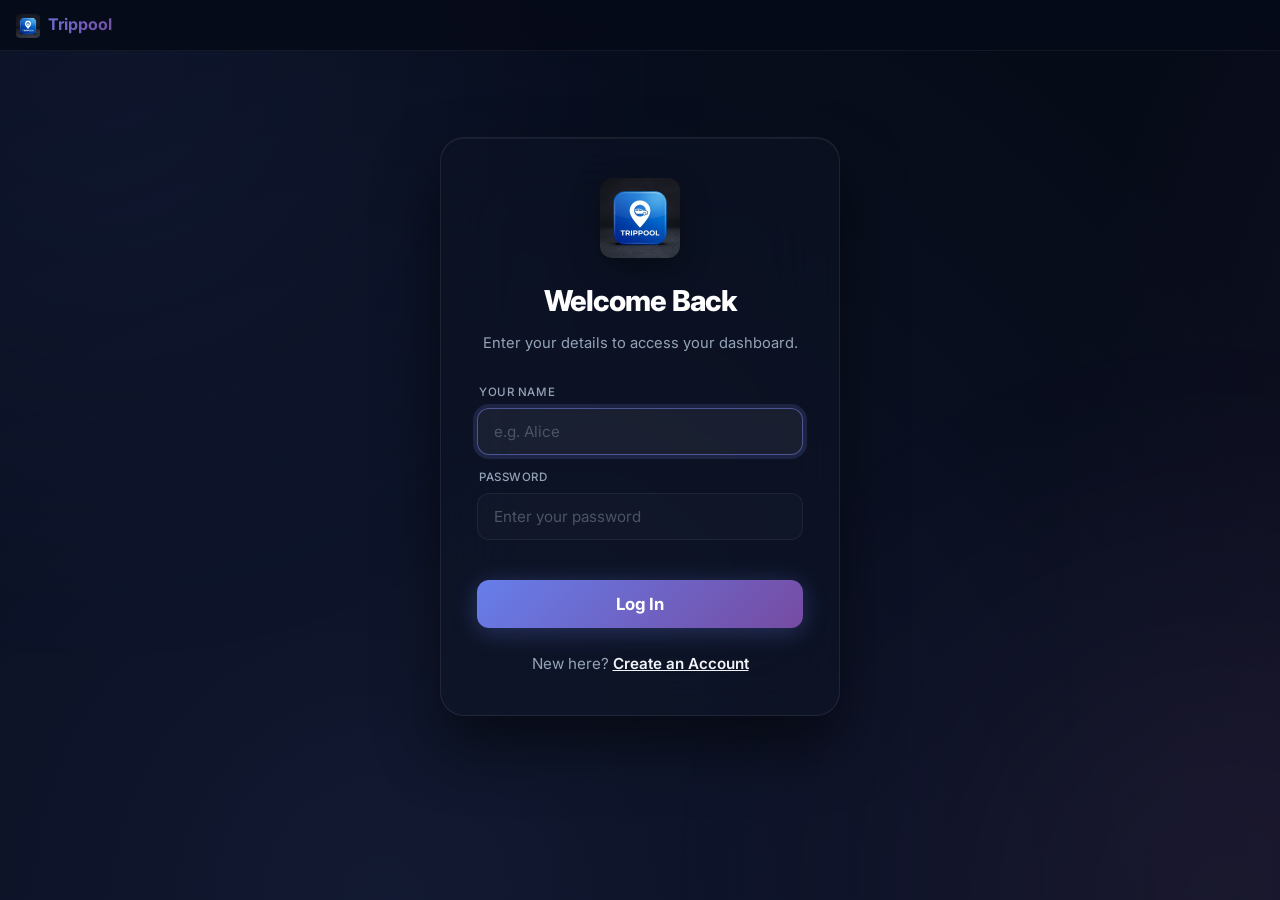
<file: templates/login.html>
<!DOCTYPE html>
<html lang="en">
<head>
    <meta charset="UTF-8">
    <meta name="viewport" content="width=device-width, initial-scale=1.0, user-scalable=no">
    <title>Login - Trippool (v1.25)</title>
    <meta http-equiv="Cache-Control" content="no-cache, no-store, must-revalidate">
    <meta http-equiv="Pragma" content="no-cache">
    <meta http-equiv="Expires" content="0">
    <meta name="theme-color" content="#0d6efd">
    <meta name="apple-mobile-web-app-capable" content="yes">
    <meta name="apple-mobile-web-app-status-bar-style" content="default">
    <link rel="manifest" href="/static/manifest.json">
    <link rel="apple-touch-icon" href="/static/icons/icon-192.png">
    <link rel="stylesheet" href="/static/css/index.css?v=9">
    <link rel="icon" href="data:image/svg+xml,<svg xmlns='http://www.w3.org/2000/svg' viewBox='0 0 100 100'><text y='.9em' font-size='90'>✈️</text></svg>">
    <style>
        .hidden { display: none !important; }
        body { 
            background: radial-gradient(circle at 15% 50%, rgba(102,126,234,0.12), transparent 45%),
                        radial-gradient(circle at 85% 30%, rgba(240,147,251,0.12), transparent 45%),
                        var(--bg);
            background-size: 200% 200%;
            animation: cosmicBg 15s ease infinite alternate;
        }
        @keyframes cosmicBg { 0% { background-position: 0% 50%; } 100% { background-position: 100% 50%; } }

        .login-box { 
            position: relative;
            max-width: 400px; margin: 8vh auto 40px; 
            background: rgba(14, 21, 37, 0.45); 
            backdrop-filter: blur(40px); -webkit-backdrop-filter: blur(40px);
            padding: 40px 36px; border-radius: 24px; 
            border: 1px solid rgba(255,255,255,0.08); 
            text-align: center; 
            box-shadow: 0 30px 60px rgba(0,0,0,0.5), inset 0 1px 0 rgba(255,255,255,0.05); 
            opacity: 0; transform: translateY(20px);
            animation: floatUp 0.6s cubic-bezier(0.2, 0.8, 0.2, 1) forwards;
        }
        @keyframes floatUp { to { transform: translateY(0); opacity: 1; } }

        .login-logo {
            width: 68px; height: 68px; margin: 0 auto 20px;
            background: linear-gradient(135deg, #667eea, #764ba2);
            border-radius: 18px; display: flex; align-items: center; justify-content: center;
            font-size: 2rem; box-shadow: 0 10px 25px rgba(102,126,234,0.4);
            transform: rotate(-6deg); transition: 0.4s cubic-bezier(0.34,1.56,0.64,1);
        }
        .login-box:hover .login-logo { transform: rotate(0deg) scale(1.08); }

        .login-box h1 { margin-top: 0; color: #fff; font-size: 1.8rem; font-weight: 800; letter-spacing: -0.03em; margin-bottom: 8px; }
        .login-box p { color: var(--t2); font-size: 0.92rem; margin-bottom: 30px; line-height: 1.5; }

        /* Premium Inputs */
        .fg label { margin-bottom: 6px; font-size: 0.72rem; letter-spacing: 0.05em; color: var(--t2); }
        .fg input { 
            background: rgba(255,255,255,0.02); border: 1px solid rgba(255,255,255,0.06); 
            font-size:0.95rem; padding:13px 16px; border-radius: 12px; transition: 0.3s;
        }
        .fg input:focus { 
            background: rgba(255,255,255,0.06); border-color: rgba(129,140,248,0.5); 
            box-shadow: 0 0 0 4px rgba(129,140,248,0.15); 
        }
        
        .btn-p { 
            border-radius: 12px; padding: 13px; font-size: 1.05rem; margin-top: 28px; 
            font-weight: 700; background: linear-gradient(135deg, #667eea, #764ba2); 
            transition: all 0.3s cubic-bezier(0.2,0.8,0.2,1);
        }
        .btn-p:hover { box-shadow: 0 8px 25px rgba(102,126,234,0.5); transform: translateY(-2px); }
    </style>
</head>
<body>
<div class="topbar">
    <span class="topbar-title"><img src="/static/icons/logo.png" class="brand-logo">Trippool</span>
</div>
<div class="container">
    <!-- Saved Accounts Box -->
    <div class="login-box" style="display:none;" id="savedBox">
        <div class="login-logo">🚀</div>
        <h1>Saved Accounts</h1>
        <p>Tap your account to jump straight to your dashboard.</p>
        <div id="savedList" style="display:flex; flex-direction:column; gap:12px; margin-bottom: 24px; text-align:left;">
            <!-- Rendered by JS -->
        </div>
        <div style="font-size:0.95rem; color:var(--t2);">
            <a href="#" style="color:var(--t1); font-weight:600" onclick="toggleMode('login')">Log in to a different account</a>
        </div>
    </div>

    <!-- Log In Box -->
    <div class="login-box" id="loginBox">
        <img src="/static/icons/logo.png" class="brand-logo-hero" style="margin:0 auto 15px;">
        <h1>Welcome Back</h1>
        <p>Enter your details to access your dashboard.</p>
        <div class="fg" style="text-align: left;">
            <label style="margin-left:2px">Your Name</label>
            <input type="text" id="username" placeholder="e.g. Alice" autocomplete="off" autofocus onkeydown="if(event.key==='Enter') document.getElementById('password').focus()">
        </div>
        <div class="fg" style="text-align: left; margin-top:14px;">
            <label style="margin-left:2px">Password</label>
            <input type="password" id="password" placeholder="Enter your password" autocomplete="new-password" onkeydown="if(event.key==='Enter') login()">
        </div>
        <button class="btn btn-p btn-block mt-16" onclick="login()" id="lbtn">Log In</button>
        <div style="margin-top:24px; font-size:0.95rem; color:var(--t2);">
            New here? <a href="#" style="color:var(--t1); font-weight:600" onclick="toggleMode('reg')">Create an Account</a>
        </div>
    </div>

    <!-- Register Box -->
    <div class="login-box" style="display:none;" id="regBox">
        <div class="login-logo">✨</div>
        <h1>New Account</h1>
        <p>We'll generate a secure, unique password for you so you can securely differentiate your data.</p>
        <div class="fg" style="text-align: left;">
            <label style="margin-left:2px">Name to display</label>
            <input type="text" id="regName" placeholder="e.g. Alice" autocomplete="off" onkeydown="if(event.key==='Enter') register()">
        </div>
        <button class="btn btn-p btn-block mt-16" onclick="register()" id="rbtn">Generate Account</button>
        <div style="margin-top:24px; font-size:0.95rem; color:var(--t2);">
            Already have an account? <a href="#" style="color:var(--t1); font-weight:600" onclick="toggleMode('login')">Log In</a>
        </div>
    </div>

    <!-- Success Box -->
    <div class="login-box" style="display:none;" id="successBox">
        <div class="login-logo" style="background: linear-gradient(135deg, #43e97b, #38f9d7);">🎉</div>
        <h2>Account Created!</h2>
        <p>Your unique password has been generated. Please save it securely—you will need it next time you log in.</p>
        <div style="background:var(--bg3); border:1px solid var(--brd); border-radius:var(--r); padding:20px; font-family:monospace; font-size:1.8rem; letter-spacing:4px; margin:24px 0; color:var(--t1);" id="genPassDisplay"></div>
        <p style="font-size:0.85rem; color:var(--red); font-weight:600; margin-bottom:20px;">🚨 Copy this now. It won't be shown again!</p>
        <button class="btn btn-p btn-block" onclick="window.location.href='/'">Go to Dashboard →</button>
    </div>
</div>

<!-- Custom Auth Modal -->
<div class="ov hidden" id="authModal" style="display:none !important; align-items:center; z-index:999;">
    <div class="login-box" style="margin:0; box-shadow:0 30px 60px rgba(0,0,0,0.6);" id="authModalBox">
        <h2 id="amTitle" style="color:#fff; margin-top:0; font-size:1.5rem; margin-bottom:10px;"></h2>
        <p id="amText" style="color:var(--t2); font-size:0.95rem; margin-bottom:20px;"></p>
        <div id="amPassDisplay" style="display:none; background:rgba(255,255,255,0.03); border:1px solid rgba(255,255,255,0.08); border-radius:16px; padding:18px; font-family:monospace; font-size:1.8rem; letter-spacing:4px; margin-bottom:24px; color:var(--t1); font-weight:700;"></div>
        <div style="display:flex; gap:12px;">
            <button class="btn btn-g" style="flex:1" onclick="closeAuthModal()" id="amCancel">Cancel</button>
            <button class="btn btn-p" style="flex:1; margin-top:0;" id="amConfirm">OK</button>
        </div>
    </div>
</div>

<div class="toasts" id="T"></div>
<script>
function toast(m,t='ok'){
    const c=document.getElementById('T'),d=document.createElement('div');d.className='toast '+t;d.textContent=m;
    c.appendChild(d);setTimeout(()=>d.remove(),3200);
}

// Force-hide modals on startup
window.addEventListener('load', () => {
    document.querySelectorAll('.ov').forEach(el => el.classList.add('hidden'));
});


function saveLocal(username, password) {
    let accounts = JSON.parse(localStorage.getItem('tpAccs') || '[]');
    accounts = accounts.filter(a => a.username !== username);
    accounts.unshift({username, password});
    localStorage.setItem('tpAccs', JSON.stringify(accounts));
}

function showAuthModal(title, text, pass, confirmText, onConfirm, showCancel, isDanger) {
    document.getElementById('amTitle').textContent = title;
    document.getElementById('amText').textContent = text;
    
    const passBox = document.getElementById('amPassDisplay');
    if(pass) {
        passBox.style.display = 'block';
        passBox.textContent = pass;
    } else {
        passBox.style.display = 'none';
    }
    
    document.getElementById('amCancel').style.display = showCancel ? 'block' : 'none';
    
    const confBtn = document.getElementById('amConfirm');
    confBtn.textContent = confirmText;
    confBtn.style.background = isDanger ? "linear-gradient(135deg, #fb7185, #e11d48)" : "linear-gradient(135deg, #667eea, #764ba2)";
    confBtn.style.boxShadow = isDanger ? "0 8px 25px rgba(225,29,72,0.4)" : "";
    
    confBtn.onclick = () => {
        closeAuthModal();
        if(onConfirm) onConfirm();
    };
    
    document.getElementById('authModal').style.display = 'flex';
    document.getElementById('authModal').classList.remove('hidden');
}


function closeAuthModal() {
    document.getElementById('authModal').style.display = 'none';
    document.getElementById('authModal').classList.add('hidden');
}

function delLocal(username, password, e) {
    if(e) e.stopPropagation();
    
    const executeRemoval = () => {
        let accounts = JSON.parse(localStorage.getItem('tpAccs') || '[]');
        accounts = accounts.filter(a => a.username !== username);
        localStorage.setItem('tpAccs', JSON.stringify(accounts));
        initSaved();
    };

    if (password) {
        showAuthModal(
            "Remove Account?",
            `Are you sure you want to remove ${username} from this device? Please save your generated password if you plan to log back in later.`,
            password,
            "Remove Account",
            executeRemoval,
            true, // show cancel
            true  // is danger
        );
    } else {
        executeRemoval();
    }
}

function initSaved() {
    let accounts = JSON.parse(localStorage.getItem('tpAccs') || '[]');
    if(accounts.length > 0) {
        toggleMode('saved');
        const list = document.getElementById('savedList');
        list.innerHTML = '';
        accounts.forEach(acc => {
            const btn = document.createElement('div');
            btn.className = 'btn btn-g btn-block';
            btn.style.padding = '14px 18px';
            btn.style.justifyContent = 'space-between';
            btn.style.cursor = 'pointer';
            btn.onclick = () => autoLogin(acc.username, acc.password, btn);
            btn.innerHTML = `
                <div style="display:flex; align-items:center; gap:12px; font-size:1.05rem;">
                    <span style="font-size:1.4rem;">👤</span> <strong>${acc.username}</strong>
                </div>
                <div style="display:flex; align-items:center; gap:6px;">
                    <button title="View Password" onclick="showPass('${acc.password}', event)" style="background:rgba(255,255,255,0.05); border:1px solid rgba(255,255,255,0.1); border-radius:6px; color:var(--t2); cursor:pointer; font-size:1rem; padding:4px 8px; transition:0.2s;" onmouseover="this.style.color='var(--t1)'; this.style.background='rgba(255,255,255,0.1)'" onmouseout="this.style.color='var(--t2)'; this.style.background='rgba(255,255,255,0.05)'">👁️ View</button>
                    <button title="Remove account" onclick="delLocal('${acc.username}', '${acc.password}', event)" style="background:none; border:none; color:var(--t3); cursor:pointer; font-size:1.3rem; padding:4px 8px; transition:0.2s;" onmouseover="this.style.color='var(--red)'" onmouseout="this.style.color='var(--t3)'">&times;</button>
                </div>
            `;
            list.appendChild(btn);
        });
    } else {
        toggleMode('login');
    }
}
window.onload = initSaved;

// Handle back-forward cache (bfcache)
window.addEventListener('pageshow', (event) => {
    if (event.persisted || (window.performance && window.performance.navigation.type === 2)) {
        initSaved();
    }
});

function toggleMode(mode) {
    document.getElementById('loginBox').style.display = mode === 'login' ? 'block' : 'none';
    document.getElementById('regBox').style.display = mode === 'reg' ? 'block' : 'none';
    document.getElementById('successBox').style.display = 'none';
    document.getElementById('savedBox').style.display = mode === 'saved' ? 'block' : 'none';
    if(mode === 'reg') document.getElementById('regName').focus();
    else if(mode === 'login') document.getElementById('username').focus();
}

function showPass(p, e) {
    if(e) e.stopPropagation();
    showAuthModal("Account Password", "You can use this auto-generated password to securely log in on other devices.", p, "Done", null, false, false);
}

async function autoLogin(u, p, btn) {
    if(btn) btn.style.opacity = '0.7';
    try {
        const r = await fetch('/login', {
            method: 'POST', headers: {'Content-Type': 'application/json'},
            body: JSON.stringify({username: u, password: p})
        });
        if(r.ok) { saveLocal(u, p); window.location.href = "/"; }
        else { toast("Saved password invalid.", "err"); delLocal(u, null); }
    } catch(e) { toast("Network error", "err"); if(btn) btn.style.opacity = '1'; }
}

async function login() {
    const val = document.getElementById('username').value.trim();
    const psw = document.getElementById('password').value.trim();
    if(!val || !psw) return toast('Please enter name and password', 'err');
    
    const btn = document.getElementById('lbtn');
    btn.textContent = "Logging in..."; btn.disabled = true;

    try {
        const r = await fetch('/login', {
            method: 'POST',
            headers: {'Content-Type': 'application/json'},
            body: JSON.stringify({username: val, password: psw})
        });
        if(r.ok) { saveLocal(val, psw); window.location.href = "/"; }
        else { 
            const d = await r.json(); toast(d.error || "Error logging in", "err");
            btn.textContent = "Log In"; btn.disabled = false;
        }
    } catch(e) { toast("Network error", "err"); btn.textContent = "Log In"; btn.disabled = false; }
}

async function register() {
    const val = document.getElementById('regName').value.trim();
    if(!val) return toast('Please enter your name', 'err');
    
    const btn = document.getElementById('rbtn');
    btn.textContent = "Generating..."; btn.disabled = true;

    try {
        const r = await fetch('/register', {
            method: 'POST',
            headers: {'Content-Type': 'application/json'},
            body: JSON.stringify({username: val})
        });
        const d = await r.json();
        if(r.ok) { 
            saveLocal(val, d.password);
            document.getElementById('regBox').style.display = 'none';
            document.getElementById('successBox').style.display = 'block';
            document.getElementById('genPassDisplay').textContent = d.password;
        } else { 
            toast(d.error || "Error registering", "err");
            btn.textContent = "Generate Account"; btn.disabled = false;
        }
    } catch(e) { toast("Network error", "err"); btn.textContent = "Generate Account"; btn.disabled = false; }
}
</script>
<script>
if ('serviceWorker' in navigator) {
    window.addEventListener('load', async () => {
        // Nuclear purge: unregister ALL old service workers
        const regs = await navigator.serviceWorker.getRegistrations();
        for (const reg of regs) {
            await reg.unregister();
            console.log('Unregistered old SW:', reg.scope);
        }
        // Delete ALL old caches
        const keys = await caches.keys();
        for (const key of keys) {
            await caches.delete(key);
            console.log('Deleted cache:', key);
        }
        // Register fresh SW
        navigator.serviceWorker.register('/sw.js?v=26')
            .then(reg => { reg.update(); console.log('SW v26 registered'); })
            .catch(err => console.error('SW failed', err));
    });
}
</script>
</body>
</html>
</file>
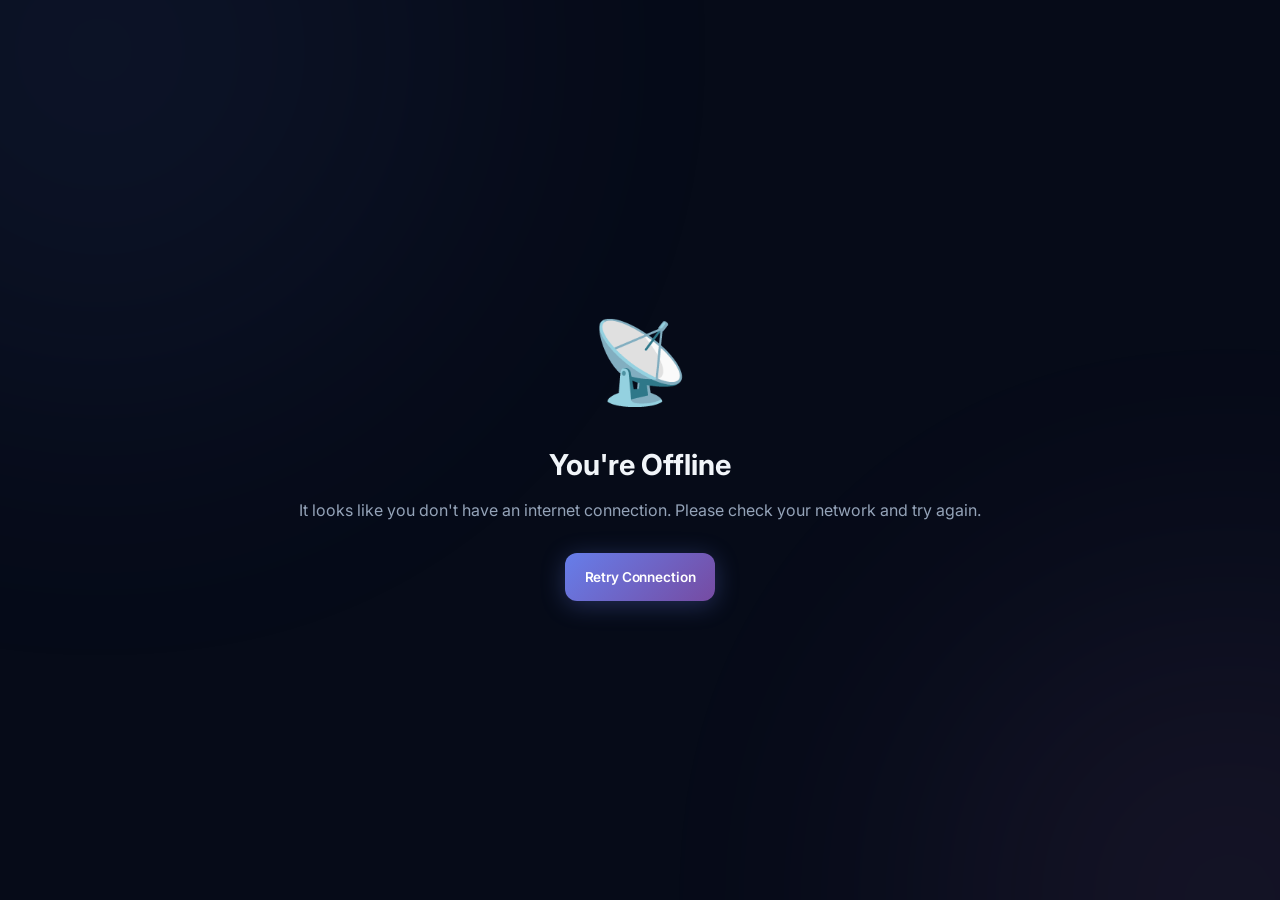
<file: templates/offline.html>
<!DOCTYPE html>
<html lang="en">
<head>
    <meta charset="UTF-8">
    <meta name="viewport" content="width=device-width, initial-scale=1.0">
    <title>Offline - TripPool AI</title>
    <link rel="stylesheet" href="/static/css/index.css">
    <style>
        body {
            display: flex;
            align-items: center;
            justify-content: center;
            height: 100vh;
            margin: 0;
            text-align: center;
            background: var(--bg);
            color: var(--t1);
        }
        .offline-container {
            padding: 20px;
        }
        .offline-icon {
            font-size: 5rem;
            margin-bottom: 20px;
        }
        h1 { font-size: 1.8rem; margin-bottom: 10px; }
        p { color: var(--t2); margin-bottom: 30px; }
    </style>
</head>
<body>
    <div class="offline-container">
        <div class="offline-icon">📡</div>
        <h1>You're Offline</h1>
        <p>It looks like you don't have an internet connection. Please check your network and try again.</p>
        <button class="btn btn-p" onclick="window.location.reload()">Retry Connection</button>
    </div>
</body>
</html>
</file>
<file: static/css/index.css>
/* ═══════════════════════════════════════════════════
   TripPool AI – Design System v3
   Premium startup-grade UI with rich visual depth
   ═══════════════════════════════════════════════════ */

@import url('https://fonts.googleapis.com/css2?family=Inter:wght@300;400;500;600;700;800;900&display=swap');

:root {
    --bg:            #060b18;
    --bg2:           #0e1525;
    --bg3:           #162033;
    --glass:         rgba(255,255,255,0.04);
    --glass2:        rgba(255,255,255,0.07);
    --glass3:        rgba(255,255,255,0.11);

    --accent:        #818cf8;
    --accent2:       #a78bfa;
    --pink:          #f472b6;
    --cyan:          #22d3ee;
    --green:         #34d399;
    --red:           #fb7185;
    --amber:         #fbbf24;

    --t1:            #f1f5f9;
    --t2:            #94a3b8;
    --t3:            #4b5563;

    --gp:            linear-gradient(135deg,#667eea,#764ba2);
    --gw:            linear-gradient(135deg,#f093fb,#f5576c);
    --gc:            linear-gradient(135deg,#4facfe,#00f2fe);
    --gm:            linear-gradient(135deg,#43e97b,#38f9d7);
    --gs:            linear-gradient(135deg,#fccb90,#d57eeb);

    --brd:           rgba(255,255,255,0.06);
    --brd2:          rgba(255,255,255,0.12);
    --brd-a:         rgba(129,140,248,0.3);

    --r:             16px;
    --r2:            12px;
    --r3:            8px;
    --pill:          9999px;

    --ease:          cubic-bezier(.4,0,.2,1);
    --bounce:        cubic-bezier(.34,1.56,.64,1);
}
.hidden { display: none !important; }
.brand-logo{height:24px;width:24px;object-fit:contain;border-radius:4px;vertical-align:middle;image-rendering:-webkit-optimize-contrast;image-rendering:crisp-edges;display:inline-block;margin-right:8px}
.brand-logo-hero{height:80px;width:80px;border-radius:12px;margin-bottom:15px;box-shadow:0 10px 30px rgba(0,0,0,0.3);image-rendering:-webkit-optimize-contrast}
.brand-logo-splash{height:60px;width:60px;border-radius:10px;margin-bottom:20px;image-rendering:-webkit-optimize-contrast}



*,*::before,*::after{margin:0;padding:0;box-sizing:border-box}
html{font-size:16px;scroll-behavior:smooth;-webkit-tap-highlight-color:transparent}

body{
    font-family:'Inter',-apple-system,sans-serif;
    background:var(--bg);
    color:var(--t1);min-height:100vh;line-height:1.55;
    -webkit-font-smoothing:antialiased;overflow-x:hidden;
}

/* Animated ambient light */
body::before,body::after{
    content:'';position:fixed;border-radius:50%;
    filter:blur(150px);opacity:.08;z-index:-1;pointer-events:none;
    animation:drift 30s ease-in-out infinite alternate;
}
body::before{width:700px;height:700px;background:#667eea;top:-300px;left:-250px}
body::after{width:600px;height:600px;background:#f093fb;bottom:-300px;right:-250px;animation-delay:-15s}
@keyframes drift{0%{transform:translate(0,0) scale(1)}100%{transform:translate(40px,30px) scale(1.1)}}

.container{max-width:520px;margin:0 auto;padding:14px 14px 110px}

/* ═══ TOPBAR ═══ */
.topbar{
    display:flex;align-items:center;justify-content:space-between;
    padding:12px 16px;
    background:rgba(6,11,24,.88);
    backdrop-filter:blur(30px);-webkit-backdrop-filter:blur(30px);
    border-bottom:1px solid var(--brd);
    position:sticky;top:0;z-index:100;
}
.topbar-title{
    font-size:1rem;font-weight:700;
    background:var(--gp);-webkit-background-clip:text;
    -webkit-text-fill-color:transparent;background-clip:text;
}
.topbar-back{
    background:none;border:none;color:var(--t2);font-size:.95rem;
    cursor:pointer;padding:6px 10px;border-radius:var(--r3);
    transition:.2s;text-decoration:none;font-family:inherit;font-weight:500;
}
.topbar-back:hover{color:var(--t1);background:var(--glass2)}

/* ═══ BUTTONS ═══ */
.btn{
    display:inline-flex;align-items:center;justify-content:center;gap:6px;
    padding:10px 20px;border:none;border-radius:var(--r2);
    font-family:inherit;font-size:.85rem;font-weight:600;
    cursor:pointer;transition:all .25s var(--ease);text-decoration:none;outline:none;
    letter-spacing:-.01em;
}
.btn-p{background:var(--gp);color:#fff;box-shadow:0 4px 24px rgba(102,126,234,.3)}
.btn-p:hover{transform:translateY(-1px);box-shadow:0 8px 32px rgba(102,126,234,.45)}
.btn-s{background:var(--gm);color:#0b0f19}
.btn-g{background:var(--glass);color:var(--t1);border:1px solid var(--brd)}
.btn-g:hover{background:var(--glass2);border-color:var(--brd2)}
.btn-sm{padding:6px 13px;font-size:.75rem;border-radius:var(--r3)}
.btn-block{width:100%}

/* ═══ HERO ═══ */
.hero{text-align:center;padding:44px 16px 34px}
.hero-emoji{font-size:3.4rem;display:block;animation:hFloat 3s ease-in-out infinite}
@keyframes hFloat{0%,100%{transform:translateY(0)}50%{transform:translateY(-7px)}}
.hero h1{
    font-size:2.1rem;font-weight:900;letter-spacing:-.04em;
    background:var(--gp);-webkit-background-clip:text;
    -webkit-text-fill-color:transparent;background-clip:text;
    margin:6px 0 4px;line-height:1.15;
}
.hero p{font-size:.9rem;color:var(--t2);margin-bottom:28px;line-height:1.7}

/* ═══ SECTION HDR ═══ */
.shdr{display:flex;align-items:center;justify-content:space-between;margin:20px 0 10px}
.shdr h3{font-size:.72rem;font-weight:600;color:var(--t3);text-transform:uppercase;letter-spacing:.08em}

/* ═══ TRIP CARDS ═══ */
.trip-list{display:flex;flex-direction:column;gap:10px}
.trip-card{
    display:flex;align-items:center;gap:14px;
    padding:15px 16px;background:var(--glass);
    border:1px solid var(--brd);border-radius:var(--r);
    cursor:pointer;transition:all .3s var(--ease);
    text-decoration:none;color:inherit;
}
.trip-card:hover{background:var(--glass2);border-color:var(--brd2);transform:translateX(3px);box-shadow:0 0 35px rgba(129,140,248,.06)}
.trip-icon{width:44px;height:44px;border-radius:12px;background:var(--gp);display:flex;align-items:center;justify-content:center;font-size:1.25rem;flex-shrink:0}
.trip-info{flex:1;min-width:0}
.trip-nm{font-weight:600;font-size:.93rem}
.trip-mt{font-size:.74rem;color:var(--t3)}
.trip-val{font-weight:700;font-size:.93rem;color:var(--accent2);white-space:nowrap}

/* ═══ TABS ═══ */
.tabs{display:flex;background:var(--glass);border:1px solid var(--brd);border-radius:var(--r2);padding:3px;margin-bottom:14px;gap:2px}
.tab{
    flex:1;padding:9px;border:none;background:none;
    color:var(--t3);font-family:inherit;font-size:.78rem;font-weight:500;
    cursor:pointer;border-radius:var(--r3);transition:.25s var(--ease);
    text-align:center;white-space:nowrap;
}
.tab.on{background:var(--gp);color:#fff;font-weight:600}
.tab:hover:not(.on){color:var(--t1);background:var(--glass2)}
.tc{display:none}.tc.on{display:block;animation:fu .3s var(--ease)}
@keyframes fu{from{opacity:0;transform:translateY(8px)}to{opacity:1;transform:translateY(0)}}

/* ═══ STATS ═══ */
.stats{display:grid;grid-template-columns:1fr 1fr;gap:10px;margin-bottom:14px}
.st{
    background:var(--glass);border:1px solid var(--brd);
    border-radius:var(--r);padding:16px 14px;text-align:center;
    position:relative;overflow:hidden;
    transition:all .3s var(--ease);
}
.st:hover{background:var(--glass2);transform:translateY(-2px);box-shadow:0 8px 24px rgba(0,0,0,.3)}
.st::after{content:'';position:absolute;top:0;left:0;right:0;height:2.5px;border-radius:var(--r) var(--r) 0 0}
.st.c1::after{background:var(--gp)}.st.c2::after{background:var(--gc)}.st.c3::after{background:var(--gm)}.st.c4::after{background:var(--gw)}
.st-v{font-size:1.35rem;font-weight:800;letter-spacing:-.03em}
.st-l{font-size:.67rem;color:var(--t3);text-transform:uppercase;letter-spacing:.07em;font-weight:500;margin-top:2px}

/* ═══ CHART ═══ */
.chart-box{background:var(--glass);border:1px solid var(--brd);border-radius:var(--r);padding:16px 14px;margin-bottom:14px}
.chart-box h4{font-size:.72rem;font-weight:600;color:var(--t3);text-transform:uppercase;letter-spacing:.06em;margin-bottom:4px}
.chart-w{position:relative;height:175px;width:100%}

/* ═══ CATEGORY LEGEND ═══ */
.cat-item{display:flex;align-items:center;gap:12px;background:rgba(255,255,255,0.02);padding:10px 14px;border-radius:var(--r2);border:1px solid var(--brd);transition:.2s}
.cat-item:hover{background:var(--glass2);border-color:var(--brd2)}
.cat-color{width:16px;height:16px;border-radius:4px;flex-shrink:0}
.cat-name{flex:1;font-weight:600;font-size:0.9rem;color:var(--t1)}
.cat-amt{font-weight:700;color:var(--t1)}
.cat-pct{font-size:0.8rem;color:var(--t2);width:40px;text-align:right;font-weight:600}

/* ═══ INSIGHTS ═══ */
.ins{
    display:flex;align-items:center;gap:10px;
    padding:10px 14px;
    background:rgba(129,140,248,.06);border:1px solid rgba(129,140,248,.12);
    border-radius:var(--r2);margin-bottom:6px;font-size:.83rem;
}
.ins em{font-style:normal;font-weight:600;color:var(--t1)}

/* ═══ BALANCE CARDS ═══ */
.bal{
    display:flex;align-items:center;justify-content:space-between;
    padding:12px 14px;background:var(--glass);border:1px solid var(--brd);
    border-radius:var(--r2);margin-bottom:6px;
    position:relative;overflow:hidden;transition:.2s var(--ease);
}
.bal:hover{background:var(--glass2)}
.bal::before{content:'';position:absolute;left:0;top:0;bottom:0;width:3px}
.bal.pos::before{background:var(--green)}.bal.neg::before{background:var(--red)}
.bal-nm{font-weight:600;font-size:.88rem}
.bal-sub{font-size:.7rem;color:var(--t3);margin-top:1px}
.bal-v{font-weight:700;font-size:.9rem;text-align:right}
.bal-v.pos{color:var(--green)}.bal-v.neg{color:var(--red)}

/* ═══ TIMELINE ═══ */
.tl{display:flex;flex-direction:column;gap:8px}
.ti{
    background:var(--glass);border:1px solid var(--brd);
    border-radius:var(--r);padding:13px 15px;
    transition:.25s var(--ease);position:relative;
    animation:fu .3s var(--ease) both;
}
.ti:hover{background:var(--glass2);border-color:var(--brd2)}
.ti-top{display:flex;justify-content:space-between;align-items:flex-start;margin-bottom:4px}
.ti-name{font-weight:600;font-size:.9rem;display:flex;align-items:center;gap:5px}
.ti-amt{font-weight:700;font-size:.95rem;color:var(--accent2);white-space:nowrap}
.ti-bot{display:flex;align-items:center;gap:6px;flex-wrap:wrap;font-size:.74rem;color:var(--t2)}
.badge{display:inline-flex;align-items:center;padding:2px 8px;border-radius:var(--pill);font-size:.66rem;font-weight:500}
.badge-c{background:rgba(129,140,248,.1);color:var(--accent)}
.badge-x{background:rgba(251,113,133,.1);color:var(--red)}
.ti-del{
    position:absolute;top:6px;right:8px;background:none;border:none;
    color:var(--t3);cursor:pointer;font-size:.78rem;opacity:0;transition:opacity .2s;padding:4px;
}
.ti:hover .ti-del{opacity:1}.ti-del:hover{color:var(--red)}

/* ═══════════════════════════════════════
   SETTLE UP – Premium Redesign
   ═══════════════════════════════════════ */

/* Mode toggle */
.settle-modes{
    display:flex;background:var(--glass);border:1px solid var(--brd);
    border-radius:var(--pill);padding:3px;margin-bottom:16px;gap:2px;
}
.smode{
    flex:1;padding:9px 12px;border:none;background:none;
    font-family:inherit;font-size:.78rem;font-weight:500;
    color:var(--t3);cursor:pointer;border-radius:var(--pill);
    transition:.25s var(--ease);text-align:center;
}
.smode.on{background:var(--gp);color:#fff;font-weight:600;box-shadow:0 2px 12px rgba(102,126,234,.3)}
.smode:hover:not(.on){color:var(--t1);background:var(--glass2)}

/* Settlement flow card */
.sf{
    background:var(--glass);
    border:1px solid var(--brd);border-radius:var(--r);
    padding:18px;margin-bottom:10px;
    animation:fu .35s var(--ease) both;
    transition:.3s var(--ease);
}
.sf:hover{background:var(--glass2);border-color:var(--brd2);box-shadow:0 4px 24px rgba(0,0,0,.3)}

/* Step number circle */
.sf-step{
    display:inline-flex;align-items:center;justify-content:center;
    width:28px;height:28px;border-radius:50%;
    background:var(--gp);color:#fff;font-size:.75rem;font-weight:700;
    margin-right:10px;flex-shrink:0;
}

.sf-row{display:flex;align-items:center;gap:10px}

/* Avatar circle */
.av{
    width:38px;height:38px;border-radius:50%;
    display:flex;align-items:center;justify-content:center;
    font-size:.82rem;font-weight:700;flex-shrink:0;
    color:#fff;text-transform:uppercase;
}
.av-1{background:linear-gradient(135deg,#667eea,#764ba2)}
.av-2{background:linear-gradient(135deg,#f093fb,#f5576c)}
.av-3{background:linear-gradient(135deg,#4facfe,#00f2fe)}
.av-4{background:linear-gradient(135deg,#43e97b,#38f9d7)}
.av-5{background:linear-gradient(135deg,#fccb90,#d57eeb)}

/* Arrow */
.sf-arrow{
    font-size:1rem;color:var(--accent);
    animation:arrowPulse 2s ease-in-out infinite;
    flex-shrink:0;
}
@keyframes arrowPulse{0%,100%{opacity:.5;transform:translateX(0)}50%{opacity:1;transform:translateX(3px)}}

.sf-info{flex:1;min-width:0}
.sf-who{font-weight:600;font-size:.88rem;color:var(--t1)}
.sf-detail{font-size:.72rem;color:var(--t3);margin-top:1px}
.sf-val{
    font-weight:800;font-size:1.05rem;
    background:var(--gm);-webkit-background-clip:text;
    -webkit-text-fill-color:transparent;background-clip:text;
    white-space:nowrap;
}

/* Pool Coordinator section */
.coord-header{
    background:linear-gradient(135deg,rgba(102,126,234,.1),rgba(167,139,250,.1));
    border:1px solid rgba(129,140,248,.2);border-radius:var(--r);
    padding:16px;margin-bottom:14px;text-align:center;
}
.coord-header .av{width:52px;height:52px;font-size:1.1rem;margin:0 auto 8px;
    box-shadow:0 4px 20px rgba(102,126,234,.3)}
.coord-title{font-weight:700;font-size:1rem;margin-bottom:2px}
.coord-sub{font-size:.78rem;color:var(--t2)}

.coord-select{
    display:flex;flex-wrap:wrap;gap:8px;justify-content:center;margin-bottom:16px;
}
.coord-chip{
    padding:8px 16px;border-radius:var(--pill);
    background:var(--glass);border:1px solid var(--brd);
    font-family:inherit;font-size:.82rem;font-weight:500;
    color:var(--t2);cursor:pointer;transition:.25s var(--ease);
}
.coord-chip:hover{background:var(--glass2);color:var(--t1);border-color:var(--brd2)}
.coord-chip.on{background:rgba(129,140,248,.15);border-color:var(--brd-a);color:var(--accent)}

/* Flow direction labels */
.flow-label{
    display:flex;align-items:center;gap:8px;
    font-size:.72rem;font-weight:600;color:var(--t3);
    text-transform:uppercase;letter-spacing:.06em;
    margin:14px 0 8px;padding-left:4px;
}
.flow-label::after{content:'';flex:1;height:1px;background:var(--brd)}

/* All settled empty */
.settled-ok{
    text-align:center;padding:32px 20px;
    background:rgba(52,211,153,.05);
    border:1px solid rgba(52,211,153,.15);
    border-radius:var(--r);
}
.settled-ok .emoji{font-size:2.8rem;margin-bottom:8px}
.settled-ok .msg{font-size:1rem;font-weight:600;color:var(--green);margin-bottom:4px}
.settled-ok .hint{font-size:.8rem;color:var(--t3)}

/* ═══ INPUT BAR ═══ */
.input-bar{
    position:fixed;bottom:0;left:0;right:0;
    background:rgba(6,11,24,.92);backdrop-filter:blur(30px);-webkit-backdrop-filter:blur(30px);
    border-top:1px solid var(--brd);padding:10px 12px;z-index:95;
}
.input-bar-inner{max-width:520px;margin:0 auto;display:flex;align-items:center;gap:7px}
.input-bar input{
    flex:1;padding:12px 16px;background:var(--glass);border:1px solid var(--brd);
    border-radius:var(--pill);color:var(--t1);font-family:inherit;font-size:.88rem;outline:none;
    transition:.25s var(--ease);
}
.input-bar input:focus{border-color:var(--brd-a);box-shadow:0 0 0 3px rgba(129,140,248,.1)}
.input-bar input::placeholder{color:var(--t3)}
.clear-btn{
    background:none;border:none;color:var(--t3);cursor:pointer;
    font-size:1.1rem;padding:0 8px;margin-left:-40px;
    transition:.2s;display:none;opacity:0.6;
}
.clear-btn:hover{color:var(--red);opacity:1}
.mic-btn,.send-btn{
    width:42px;height:42px;border-radius:50%;border:none;
    color:#fff;font-size:1.05rem;cursor:pointer;transition:.3s var(--ease);
    display:flex;align-items:center;justify-content:center;flex-shrink:0;
}
.mic-btn{background:var(--gw);position:relative}
.mic-btn:hover{transform:scale(1.06);box-shadow:0 4px 16px rgba(240,147,251,.3)}
.mic-btn.on{animation:pmic 1.2s ease-in-out infinite;background:linear-gradient(135deg,#ef4444,#f5576c);box-shadow:0 0 25px rgba(239,68,68,0.5)}
.mic-btn.on::after{content:'';position:absolute;width:100%;height:100%;border-radius:50%;background:rgba(239,68,68,0.3);animation:micWave 1.2s ease-out infinite}
@keyframes pmic{0%,100%{transform:scale(1)}50%{transform:scale(1.1)}}
@keyframes micWave{0%{transform:scale(1);opacity:1}100%{transform:scale(2);opacity:0}}
.send-btn{background:var(--gp)}
.send-btn:hover{transform:scale(1.06);box-shadow:0 4px 16px rgba(102,126,234,.3)}

.lang-toggle{
    padding:6px 10px;background:var(--glass);border:1px solid var(--brd);
    border-radius:var(--r3);font-size:.65rem;font-weight:800;cursor:pointer;
    color:var(--t2);transition:.2s;user-select:none;
}
.lang-toggle:hover{background:var(--glass2);color:var(--t1)}
.lang-toggle.hi{color:var(--accent2);border-color:var(--accent);background:rgba(167,139,250,.1)}

/* ═══ AI PREVIEW ═══ */
.aipv{
    background:rgba(129,140,248,.05);border:1px solid rgba(129,140,248,.18);
    border-radius:var(--r);padding:15px;margin-bottom:12px;animation:fu .3s var(--ease);
}
.aipv-hdr{display:flex;align-items:center;gap:6px;margin-bottom:10px;font-size:.78rem;font-weight:600;color:var(--accent)}
.aipv-grid{display:grid;grid-template-columns:auto 1fr;gap:4px 12px;font-size:.83rem}
.aipv-grid dt{color:var(--t3);font-weight:500}.aipv-grid dd{color:var(--t1);font-weight:600}
.aipv-input{
    width:100%;background:rgba(255,255,255,0.03);border:1px solid rgba(255,255,255,0.08);
    border-radius:6px;color:var(--t1);font-family:inherit;font-size:0.82rem;
    padding:4px 8px;outline:none;transition:0.2s;
}
.aipv-input:focus{border-color:var(--accent);background:rgba(255,255,255,0.06)}
.aipv-btns{display:flex;gap:7px;margin-top:12px}

/* ═══ MODAL ═══ */
.ov{
    position:fixed;top:0;left:0;right:0;bottom:0;
    background:rgba(0,0,0,.55);backdrop-filter:blur(6px);
    z-index:200;display:flex;align-items:flex-end;justify-content:center;
    animation:fi .2s var(--ease);
}
@keyframes fi{from{opacity:0}to{opacity:1}}
.modal{
    width:100%;max-width:520px;max-height:82vh;
    background:var(--bg2);border:1px solid var(--brd);
    border-radius:var(--r) var(--r) 0 0;padding:20px 16px;overflow-y:auto;
    animation:su .35s var(--ease);
}
@keyframes su{from{transform:translateY(100%)}to{transform:translateY(0)}}
.mhdr{display:flex;align-items:center;justify-content:space-between;margin-bottom:16px}
.mhdr h2{font-size:1.05rem;font-weight:700}
.mx{background:none;border:none;color:var(--t3);font-size:1.3rem;cursor:pointer;line-height:1;padding:4px}
.mx:hover{color:var(--t1)}

/* form */
.fg{margin-bottom:12px}
.fg label{display:block;font-size:.7rem;font-weight:500;color:var(--t3);text-transform:uppercase;letter-spacing:.05em;margin-bottom:4px}
.fg input,.fg select{
    width:100%;padding:10px 14px;background:var(--glass);border:1px solid var(--brd);
    border-radius:var(--r2);color:var(--t1);font-family:inherit;font-size:.88rem;outline:none;transition:.25s var(--ease);
    -webkit-appearance:none;
    appearance:none;
}
.fg input:focus,.fg select:focus{border-color:var(--brd-a);box-shadow:0 0 0 3px rgba(129,140,248,.1)}
.fg input::placeholder{color:var(--t3)}
.fg select{cursor:pointer;background-image:url("data:image/svg+xml,%3Csvg xmlns='http://www.w3.org/2000/svg' width='12' height='12' viewBox='0 0 12 12'%3E%3Cpath fill='%2394a3b8' d='M6 8L1 3h10z'/%3E%3C/svg%3E");background-repeat:no-repeat;background-position:right 12px center;padding-right:32px}
.fg select option{background:#1e293b;color:#f1f5f9}

/* split */
.srow{display:flex;align-items:center;gap:12px;margin-bottom:8px;background:var(--bg2);padding:10px 14px;border-radius:var(--r2);border:1px solid var(--brd);transition:.2s}
.srow:hover{border-color:var(--brd2);background:var(--glass2)}
.srow .nm{flex:1;font-size:.9rem;font-weight:600;color:var(--t1)}
.srow input[type=number]{width:110px;padding:8px 12px;background:rgba(255,255,255,0.03);border:1px solid var(--brd);border-radius:var(--r3);color:var(--t1);font-family:inherit;font-size:.85rem;outline:none;text-align:right;transition:.25s var(--ease)}
.srow input[type=number]:focus{border-color:var(--accent);box-shadow:0 0 0 3px rgba(129,140,248,.1)}
.tog{position:relative;width:42px;height:24px;background:rgba(100,116,139,.4);border-radius:12px;cursor:pointer;transition:.3s;flex-shrink:0;border:none;padding:0}
.tog.on{background:rgba(52,211,153,.6)}
.tog::after{content:'';position:absolute;top:2px;left:2px;width:20px;height:20px;border-radius:50%;background:#fff;transition:.3s var(--ease)}
.tog.on::after{transform:translateX(18px)}

/* member rows */
.mrow{display:flex;gap:10px;margin-bottom:14px;align-items:flex-start}
.mrow > div {position:relative}
.mrow label{display:block;font-size:0.68rem;font-weight:600;color:var(--t3);text-transform:uppercase;letter-spacing:0.04em;margin-bottom:6px;padding-left:2px}
.mrow input{width:100%;background:rgba(255,255,255,0.03);border:1px solid var(--brd);padding:10px 14px;border-radius:var(--r2);color:var(--t1);font-family:inherit;font-size:0.9rem;outline:none;transition:.2s}
.mrow input:focus{border-color:var(--accent);box-shadow:0 0 0 3px rgba(129,140,248,.15);background:rgba(255,255,255,0.06)}
.mrow input::placeholder{color:var(--t3);opacity:0.7}

.mrm{margin-top:23px;width:40px;height:40px;border-radius:var(--r2);border:1px solid rgba(251,113,133,.2);background:rgba(251,113,133,.08);color:var(--red);font-size:1.1rem;line-height:1;cursor:pointer;display:flex;align-items:center;justify-content:center;flex-shrink:0;transition:.2s var(--ease)}
.mrm:hover{background:rgba(251,113,133,.2);transform:scale(1.05);color:#fff}

/* ═══ EMPTY ═══ */
.empty{text-align:center;padding:36px 20px;color:var(--t3)}
.empty-i{font-size:2.4rem;margin-bottom:8px;opacity:.45}.empty-t{font-size:.9rem;color:var(--t2);margin-bottom:3px}.empty-h{font-size:.76rem}

/* ═══ TOAST ═══ */
.toasts{position:fixed;top:14px;left:50%;transform:translateX(-50%);z-index:300;display:flex;flex-direction:column;gap:5px;pointer-events:none}
.toast{padding:9px 18px;background:var(--bg3);border:1px solid var(--brd);border-radius:var(--r2);font-size:.83rem;font-weight:500;color:var(--t1);box-shadow:0 8px 28px rgba(0,0,0,.4);animation:tin .3s var(--ease),tout .3s var(--ease) 2.4s forwards;pointer-events:auto;white-space:nowrap}
.toast.ok{border-left:3px solid var(--green)}.toast.err{border-left:3px solid var(--red)}
@keyframes tin{from{opacity:0;transform:translateY(-10px)}to{opacity:1;transform:translateY(0)}}
@keyframes tout{from{opacity:1}to{opacity:0;transform:translateY(-8px)}}

/* ═══ SPINNER ═══ */
.spin{width:20px;height:20px;border:3px solid var(--brd);border-top-color:var(--accent);border-radius:50%;animation:sp .6s linear infinite;margin:20px auto}
@keyframes sp{to{transform:rotate(360deg)}}

::-webkit-scrollbar{width:3px}::-webkit-scrollbar-track{background:transparent}::-webkit-scrollbar-thumb{background:rgba(255,255,255,.07);border-radius:3px}

/* ═══ PWA BANNER ═══ */
.pwa-banner {
    position: fixed;
    bottom: 24px;
    left: 20px;
    right: 20px;
    background: rgba(15, 23, 42, 0.94);
    backdrop-filter: blur(20px);
    -webkit-backdrop-filter: blur(20px);
    border: 1px solid rgba(255,255,255,0.1);
    border-radius: 20px;
    padding: 16px 20px;
    z-index: 1000;
    box-shadow: 0 12px 40px rgba(0,0,0,0.5);
    animation: bannerSlide 0.5s var(--bounce) both;
}
@keyframes bannerSlide {
    from { transform: translateY(100px); opacity: 0; }
    to { transform: translateY(0); opacity: 1; }
}
.pwa-banner-content {
    display: flex;
    align-items: center;
    gap: 16px;
}
.pwa-banner-text {
    flex: 1;
}
.pwa-banner-text strong {
    display: block;
    font-size: 0.95rem;
    color: #fff;
    margin-bottom: 2px;
}
.pwa-banner-text span {
    font-size: 0.78rem;
    color: var(--t2);
}

/* App-like Touch Targets */
.btn, .tab, .smode, .coord-chip, .trip-card {
    min-height: 48px;
}
.input-bar input {
    min-height: 48px;
}

/* Button Press Animation */
.btn:active, .trip-card:active, .tab:active {
    transform: scale(0.96) !important;
    transition: transform 0.1s;
}

/* Fixed Bottom Nav (Placeholder for actual navigation if needed) */
/* For now, ensuring the input-bar and bottom padding are mobile optimized */
.container {
    padding-bottom: 120px; /* Space for bottom bar/input */
}

@media (max-width: 520px) {
    .container {
        padding-bottom: 110px;
    }
}
</file>
